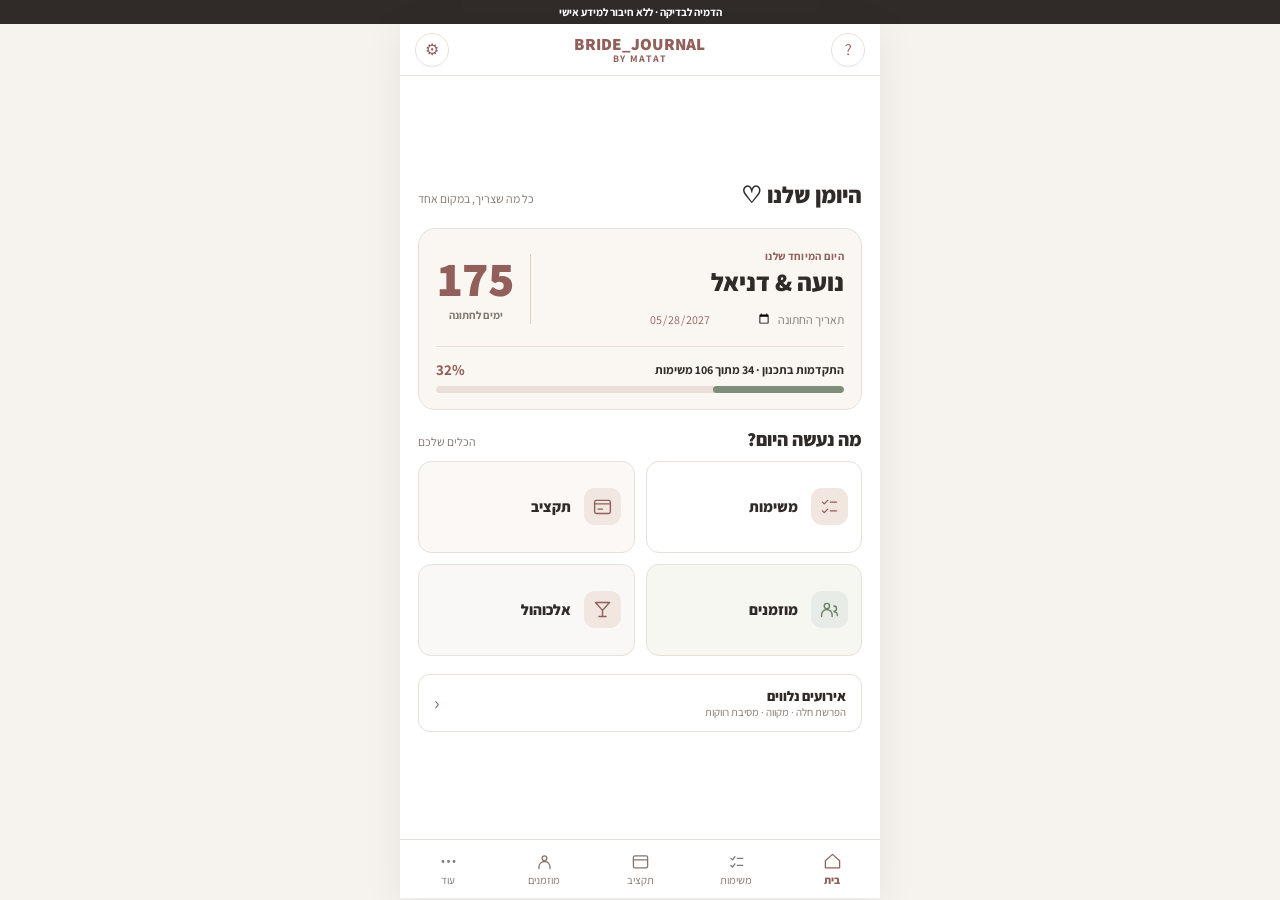
<file: home-preview.html>
<!doctype html><html lang="he" dir="rtl"><head><meta charset="utf-8"/><meta name="viewport" content="width=device-width,initial-scale=1,viewport-fit=cover"/><title>Bride Journal · מסך הבית — הצעת עיצוב חדשה</title>
<link rel="preconnect" href="https://fonts.googleapis.com"/><link href="https://fonts.googleapis.com/css2?family=Assistant:wght@400;500;600;700;800&display=swap" rel="stylesheet"/>
<style>
:root{--bg:#fff;--cream:#FAF7F3;--rose:#91605B;--soft:#F6EFEB;--border:#E9E1D8;--ink:#302B28;--muted:#81776F;--green:#7F8E7A}
*{box-sizing:border-box}html,body{margin:0;min-height:100%;background:#f6f3ef;color:var(--ink);font-family:'Assistant',Arial,sans-serif}
button,input{font:inherit}button{cursor:pointer}
.preview-ribbon{text-align:center;background:#302B28;color:white;padding:5px 10px;font-size:11px;font-weight:700}
.shell{height:calc(100dvh - 26px);max-width:480px;margin:0 auto;background:#fff;display:flex;flex-direction:column;box-shadow:0 8px 40px #1e1a1512;overflow:hidden}
header{flex:none;min-height:52px;padding:7px 15px;display:flex;align-items:center;justify-content:space-between;border-bottom:1px solid var(--border)}
.logo{font-size:17px;letter-spacing:.25px;font-weight:800;color:var(--rose);text-align:center;line-height:1.1}.logo small{display:block;font-weight:700;font-size:10px;letter-spacing:1.4px}
.header-action{display:grid;place-items:center;width:34px;height:34px;border:1px solid var(--border);border-radius:50%;background:white;color:var(--rose);font-size:16px}
main{flex:1;min-height:0;display:flex;flex-direction:column;justify-content:center;gap:clamp(13px,2vh,19px);padding:15px 18px 16px;overflow:auto}
.hello{display:flex;align-items:baseline;justify-content:space-between;gap:8px}
.hello h1{font-size:23px;margin:0;font-weight:800;line-height:1.2}.hello span{color:var(--muted);font-size:12px}
.hero{border-radius:17px;background:var(--cream);border:1px solid #e8e0d8;padding:20px 17px 16px}
.hero-grid{display:grid;grid-template-columns:minmax(0,1fr) auto;gap:8px;align-items:center}
.eyebrow{color:var(--rose);letter-spacing:.3px;font-size:11px;font-weight:700}
.names{display:block;font-size:25px;font-weight:800;line-height:1.2;color:var(--ink);width:100%;max-width:200px;background:transparent;border:0;border-bottom:1px solid transparent;padding:4px 0}
.names:focus{outline:0;border-bottom-color:var(--rose)}
.date-line{display:flex;align-items:center;gap:5px;margin-top:8px;color:var(--muted);font-size:12px}
.date-line input{width:125px;min-width:0;border:0;background:transparent;color:var(--rose);font-size:12px;padding:1px}
.counter{border-right:1px solid #ddcec3;padding-right:14px;text-align:center;min-width:95px}
.counter strong{display:block;color:var(--rose);font-weight:800;line-height:1;font-size:49px;font-variant-numeric:tabular-nums}
.counter span{font-size:11px;font-weight:700;color:var(--muted)}
.progress{border-top:1px solid #e9dfd8;margin-top:17px;padding-top:13px}
.progress-head{display:flex;justify-content:space-between;align-items:center;gap:8px;margin-bottom:7px;font-size:12px;font-weight:700}
.progress-head strong{color:var(--rose);font-size:15px}
.progress-track{height:7px;border-radius:20px;background:#e9dfd8;overflow:hidden}
.progress-track i{display:block;width:32%;height:100%;background:var(--green);border-radius:20px}
.tools-head{display:flex;align-items:baseline;justify-content:space-between}
.tools-head h2{font-size:19px;line-height:1.2;margin:0;font-weight:800}
.tools-head span{font-size:12px;color:var(--muted)}
.tools{display:grid;grid-template-columns:1fr 1fr;gap:11px;margin-top:10px}
.tool{border:1px solid var(--border);border-radius:13px;min-height:92px;background:#fff;display:flex;align-items:center;justify-content:flex-start;gap:13px;text-align:right;padding:14px 13px;color:var(--ink);font-size:15px;font-weight:800}
.tool:nth-child(2){background:#fbf8f5}.tool:nth-child(3){background:#f7f7f2}.tool:nth-child(4){background:#faf8f6}
.tool .glyph{display:grid;place-items:center;flex:none;width:37px;height:37px;border-radius:11px;background:#f1e6e0;color:var(--rose)}
.tool:nth-child(3) .glyph{background:#e8ece6;color:#6c8065}
.glyph svg{width:21px;height:21px;stroke:currentColor;stroke-width:1.6;fill:none;stroke-linecap:round;stroke-linejoin:round}
.more{width:100%;display:flex;justify-content:space-between;align-items:center;text-align:right;padding:12px 15px;border:1px solid var(--border);background:white;border-radius:12px;color:var(--ink)}
.more span{font-size:14px;font-weight:800}.more small{display:block;color:var(--muted);font-size:11px;font-weight:400}
.more b{font-size:21px;color:var(--rose);font-weight:400}
nav{height:59px;flex:none;display:grid;grid-template-columns:repeat(5,1fr);border-top:1px solid var(--border);background:#fff}
nav button{border:0;background:transparent;color:var(--muted);font-size:11px;display:grid;place-items:center;align-content:center;gap:2px;padding:3px 0}
nav .active{color:var(--rose);font-weight:800}
nav svg{width:19px;height:19px;stroke:currentColor;stroke-width:1.6;fill:none;stroke-linecap:round;stroke-linejoin:round}
.toast{position:absolute;left:50%;bottom:72px;transform:translateX(-50%);background:#302b28;color:white;padding:8px 14px;border-radius:40px;font-size:12px;display:none;white-space:nowrap}
@media(max-height:760px){main{gap:10px;padding:9px 16px 10px}.hello h1{font-size:21px}.hero{padding:14px 15px 12px}.counter strong{font-size:43px}.progress{margin-top:12px;padding-top:10px}.tools{gap:8px;margin-top:7px}.tool{min-height:76px;padding:9px;font-size:14px;gap:9px}.tool .glyph{width:33px;height:33px}.more{padding:8px 12px}header{min-height:48px}nav{height:55px}}
@media(max-height:630px){main{justify-content:flex-start}.tool{min-height:66px}.hero{padding:10px 13px}.hello h1{font-size:19px}.names{font-size:21px}.counter strong{font-size:37px}}
@media(max-width:355px){main{padding-inline:11px}.tool{font-size:13px;gap:7px}.tool .glyph{width:30px;height:30px}.hero-grid{gap:3px}.counter{min-width:84px;padding-right:9px}.names{font-size:21px}}
</style></head>
<body><div class="preview-ribbon">הדמיה לבדיקה · ללא חיבור למידע אישי</div>
<div class="shell">
<header><button class="header-action" aria-label="עזרה">?</button><div class="logo">BRIDE_JOURNAL<small>BY MATAT</small></div><button class="header-action" aria-label="הגדרות">⚙</button></header>
<main>
<div class="hello"><h1>היומן שלנו ♡</h1><span>כל מה שצריך, במקום אחד</span></div>
<section class="hero" aria-label="החתונה וההתקדמות">
 <div class="hero-grid"><div><div class="eyebrow">היום המיוחד שלנו</div><input class="names" aria-label="שמות בני הזוג" value="נועה & דניאל"/><div class="date-line"><span>תאריך החתונה</span><input id="date" type="date" value="2027-05-28"/></div></div><div class="counter"><strong id="days">184</strong><span>ימים לחתונה</span></div></div>
 <div class="progress"><div class="progress-head"><span>התקדמות בתכנון · 34 מתוך 106 משימות</span><strong>32%</strong></div><div class="progress-track"><i></i></div></div>
</section>
<section aria-label="כלים"><div class="tools-head"><h2>מה נעשה היום?</h2><span>הכלים שלכם</span></div>
 <div class="tools">
  <button class="tool" data-label="רשימת משימות"><span class="glyph"><svg viewBox="0 0 24 24"><path d="m4 7 2 2 4-4M13 7h7M4 17l2 2 4-4M13 17h7"/></svg></span>משימות</button>
  <button class="tool" data-label="ניהול תקציב"><span class="glyph"><svg viewBox="0 0 24 24"><rect x="3" y="5" width="18" height="15" rx="2"/><path d="M3 9h18M7 15h5"/></svg></span>תקציב</button>
  <button class="tool" data-label="רשימת מוזמנים"><span class="glyph"><svg viewBox="0 0 24 24"><circle cx="9" cy="8" r="3"/><path d="M3 20v-2a6 6 0 0 1 12 0v2M17 8a3 3 0 0 1 0 6M18 15c2 0 3 2 3 4"/></svg></span>מוזמנים</button>
  <button class="tool" data-label="מחשבון אלכוהול"><span class="glyph"><svg viewBox="0 0 24 24"><path d="M4 4h16L12 13 4 4ZM12 13v7M8 20h8"/></svg></span>אלכוהול</button>
 </div>
</section>
<button class="more" data-label="אירועים נלווים"><span><span>אירועים נלווים</span><small>הפרשת חלה · מקווה · מסיבת רווקות</small></span><b>‹</b></button>
</main>
<nav aria-label="ניווט"><button class="active" data-label="בית"><svg viewBox="0 0 24 24"><path d="m3 11 9-8 9 8v9H3v-9Z"/></svg>בית</button><button data-label="משימות"><svg viewBox="0 0 24 24"><path d="m5 8 2 2 3-4M13 8h7M5 17l2 2 3-4M13 17h7"/></svg>משימות</button><button data-label="תקציב"><svg viewBox="0 0 24 24"><rect x="3" y="5" width="18" height="15" rx="2"/><path d="M4 10h16"/></svg>תקציב</button><button data-label="מוזמנים"><svg viewBox="0 0 24 24"><circle cx="12" cy="8" r="3"/><path d="M5 21v-2a7 7 0 0 1 14 0v2"/></svg>מוזמנים</button><button data-label="עוד"><svg viewBox="0 0 24 24"><circle cx="5" cy="12" r="1"/><circle cx="12" cy="12" r="1"/><circle cx="19" cy="12" r="1"/></svg>עוד</button></nav>
</div><div class="toast" role="status"></div>
<script>
const days=document.querySelector("#days");document.querySelector("#date").addEventListener("change",e=>{const d=new Date(e.target.value+"T12:00:00"),now=new Date();now.setHours(12,0,0,0);days.textContent=Math.max(0,Math.ceil((d-now)/86400000))});document.querySelector("#date").dispatchEvent(new Event("change"));
document.querySelectorAll("[data-label]").forEach(b=>b.addEventListener("click",()=>{const t=document.querySelector(".toast");t.textContent="תצוגה בלבד: "+b.dataset.label;t.style.display="block";setTimeout(()=>t.style.display="none",1800)}));
</script></body></html>
</file>
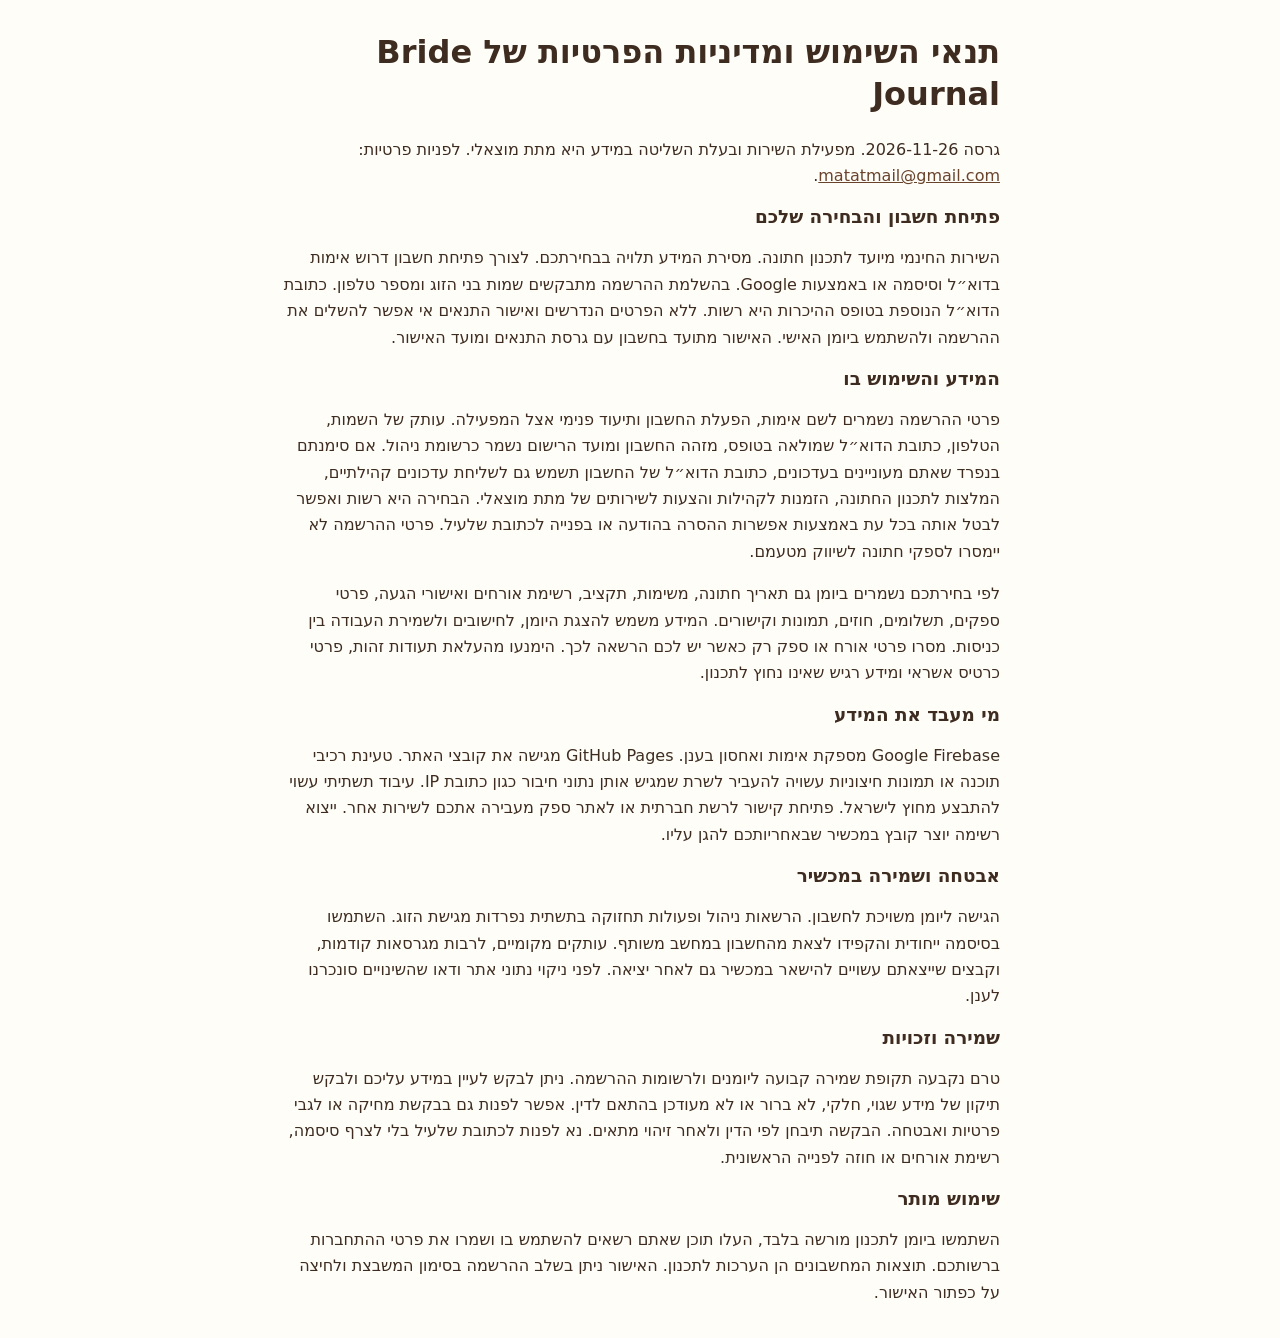
<file: privacy-2026-11-26.html>
<!doctype html>
<html lang="he" dir="rtl"><head><meta charset="utf-8"><meta name="viewport" content="width=device-width,initial-scale=1"><meta name="referrer" content="no-referrer"><title>תנאי שימוש, פרטיות ואבטחת מידע | Bride Journal</title>
<style>body{margin:2rem auto;padding:0 1.2rem;max-width:45rem;font:1rem/1.65 system-ui;color:#3e2c20;background:#fffdf8}h1,h2{line-height:1.3}h2{font-size:1.15rem}a{color:#69432c}</style></head><body><main>
<h1>תנאי השימוש ומדיניות הפרטיות של Bride Journal</h1><p>גרסה 2026-11-26. מפעילת השירות ובעלת השליטה במידע היא מתת מוצאלי. לפניות פרטיות: <a href="mailto:matatmail@gmail.com">matatmail@gmail.com</a>.</p>
<h2>פתיחת חשבון והבחירה שלכם</h2><p>השירות החינמי מיועד לתכנון חתונה. מסירת המידע תלויה בבחירתכם. לצורך פתיחת חשבון דרוש אימות בדוא״ל וסיסמה או באמצעות Google. בהשלמת ההרשמה מתבקשים שמות בני הזוג ומספר טלפון. כתובת הדוא״ל הנוספת בטופס ההיכרות היא רשות. ללא הפרטים הנדרשים ואישור התנאים אי אפשר להשלים את ההרשמה ולהשתמש ביומן האישי. האישור מתועד בחשבון עם גרסת התנאים ומועד האישור.</p>
<h2>המידע והשימוש בו</h2><p>פרטי ההרשמה נשמרים לשם אימות, הפעלת החשבון ותיעוד פנימי אצל המפעילה. עותק של השמות, הטלפון, כתובת הדוא״ל שמולאה בטופס, מזהה החשבון ומועד הרישום נשמר כרשומת ניהול. אם סימנתם בנפרד שאתם מעוניינים בעדכונים, כתובת הדוא״ל של החשבון תשמש גם לשליחת עדכונים קהילתיים, המלצות לתכנון החתונה, הזמנות לקהילות והצעות לשירותים של מתת מוצאלי. הבחירה היא רשות ואפשר לבטל אותה בכל עת באמצעות אפשרות ההסרה בהודעה או בפנייה לכתובת שלעיל. פרטי ההרשמה לא יימסרו לספקי חתונה לשיווק מטעמם.</p><p>לפי בחירתכם נשמרים ביומן גם תאריך חתונה, משימות, תקציב, רשימת אורחים ואישורי הגעה, פרטי ספקים, תשלומים, חוזים, תמונות וקישורים. המידע משמש להצגת היומן, לחישובים ולשמירת העבודה בין כניסות. מסרו פרטי אורח או ספק רק כאשר יש לכם הרשאה לכך. הימנעו מהעלאת תעודות זהות, פרטי כרטיס אשראי ומידע רגיש שאינו נחוץ לתכנון.</p>
<h2>מי מעבד את המידע</h2><p>Google Firebase מספקת אימות ואחסון בענן. GitHub Pages מגישה את קובצי האתר. טעינת רכיבי תוכנה או תמונות חיצוניות עשויה להעביר לשרת שמגיש אותן נתוני חיבור כגון כתובת IP. עיבוד תשתיתי עשוי להתבצע מחוץ לישראל. פתיחת קישור לרשת חברתית או לאתר ספק מעבירה אתכם לשירות אחר. ייצוא רשימה יוצר קובץ במכשיר שבאחריותכם להגן עליו.</p>
<h2>אבטחה ושמירה במכשיר</h2><p>הגישה ליומן משויכת לחשבון. הרשאות ניהול ופעולות תחזוקה בתשתית נפרדות מגישת הזוג. השתמשו בסיסמה ייחודית והקפידו לצאת מהחשבון במחשב משותף. עותקים מקומיים, לרבות מגרסאות קודמות, וקבצים שייצאתם עשויים להישאר במכשיר גם לאחר יציאה. לפני ניקוי נתוני אתר ודאו שהשינויים סונכרנו לענן.</p>
<h2>שמירה וזכויות</h2><p>טרם נקבעה תקופת שמירה קבועה ליומנים ולרשומות ההרשמה. ניתן לבקש לעיין במידע עליכם ולבקש תיקון של מידע שגוי, חלקי, לא ברור או לא מעודכן בהתאם לדין. אפשר לפנות גם בבקשת מחיקה או לגבי פרטיות ואבטחה. הבקשה תיבחן לפי הדין ולאחר זיהוי מתאים. נא לפנות לכתובת שלעיל בלי לצרף סיסמה, רשימת אורחים או חוזה לפנייה הראשונית.</p>
<h2>שימוש מותר</h2><p>השתמשו ביומן לתכנון מורשה בלבד, העלו תוכן שאתם רשאים להשתמש בו ושמרו את פרטי ההתחברות ברשותכם. תוצאות המחשבונים הן הערכות לתכנון. האישור ניתן בשלב ההרשמה בסימון המשבצת ולחיצה על כפתור האישור.</p>
</main></body></html>
</file>
